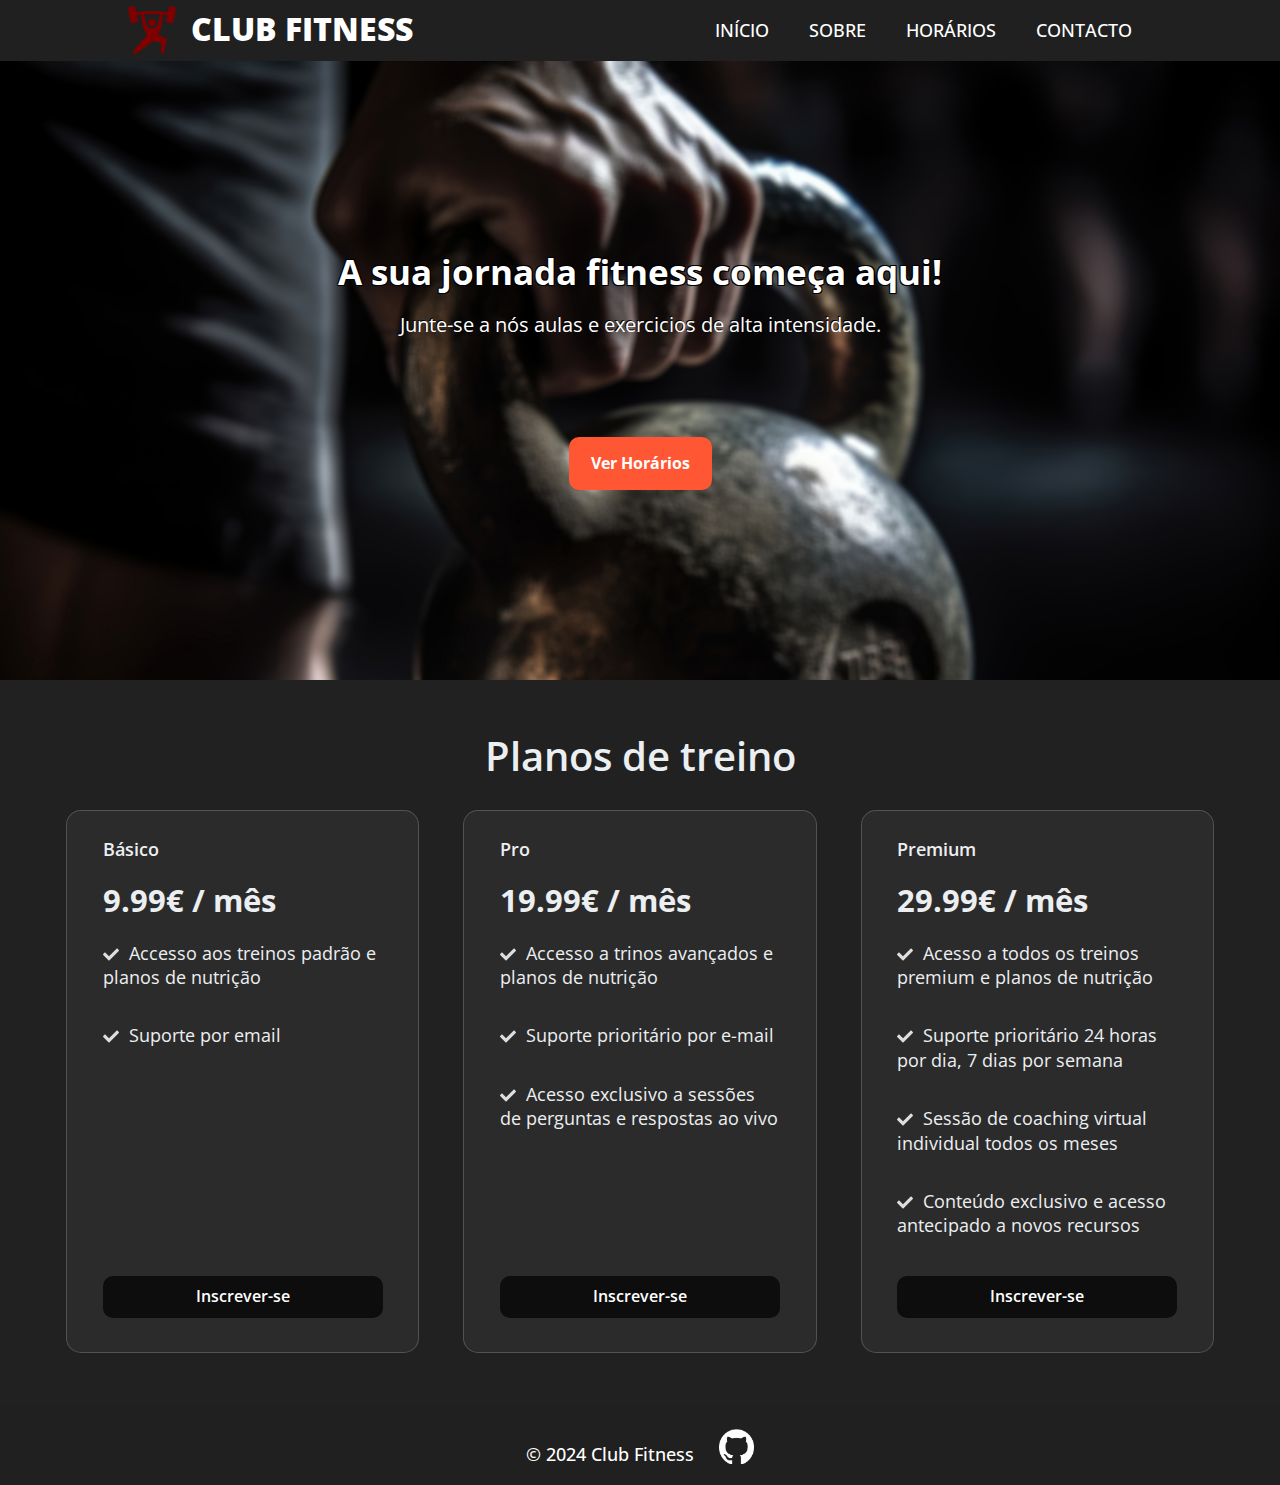
<file: index.html>
<!DOCTYPE html>
<html lang="pt">
<head>
    <meta charset="UTF-8">
    <meta name="viewport" content="width=device-width, initial-scale=1.0">
    <title>Home | Club Fitness</title>
    <link rel="icon" type="image" href="./images/icon3.jpg">
    <link rel="stylesheet" href="./css/styles.css">
</head>
<body>

<header class="header-area">
      <!-- site-navbar inicio -->
    <div class="navbar-area">
       <div class="container">
         <nav class="site-navbar">
           <!-- site logo -->
           <div id="cenas">
            <img src="./images/icon5.png" alt="logo">
               <a href="index.html" class="site-logo">Club Fitness</a>
             </div>
    
             <!-- site menu/nav -->
             <ul>
                <li><a href="index.html">Início</a></li>
                <li><a href="about.html">Sobre</a></li>
                <li><a href="horario.html">Horários</a></li>
                <li><a href="contact.html">Contacto</a></li>
              </ul>
    
             <!-- nav toggler para mobile -->
             <button class="nav-toggler">
               <span></span>
             </button>
         </nav>
     </div>
   </div>
   <!-- navbar-area fim -->

</header>

<section class="hero">
    <div class="container">
        <h2>A sua jornada fitness começa aqui! </h2>
        <p>Junte-se a nós aulas e exercicios de alta intensidade.</p>
        <a href="horario.html" class="btn">Ver Horários</a>
    </div>
</section>

 <main class="main flow">
    <h1 class="main__heading">Planos de treino</h1>
    <div class="main__cards cards">
      <div class="cards__inner">
        <div class="cards__card card">
          <h2 class="card__heading">Básico</h2>
          <p class="card__price">9.99€ / mês</p>
          <ul role="list" class="card__bullets flow">
            <li>Accesso aos treinos padrão e planos de nutrição</li>
            <br>
            <li>Suporte por email</li>
          </ul>
          <a href="#basic" class="card__cta cta">Inscrever-se</a>
        </div>
  
        <div class="cards__card card">
          <h2 class="card__heading">Pro</h2>
          <p class="card__price">19.99€ / mês</p>
          <ul role="list" class="card__bullets flow">
            <li>Accesso a trinos avançados e planos de nutrição</li>
            <br>
            <li>Suporte prioritário por e-mail</li>
           <br>
            <li>Acesso exclusivo a sessões de perguntas e respostas ao vivo</li>
          </ul>
          <a href="#pro" class="card__cta cta">Inscrever-se</a>
        </div>
  
        <div class="cards__card card">
          <h2 class="card__heading">Premium</h2>
          <p class="card__price">29.99€ / mês</p>
          <ul role="list" class="card__bullets flow">
            <li>Acesso a todos os treinos premium e planos de nutrição</li>
            <br>
            <li>Suporte prioritário 24 horas por dia, 7 dias por semana</li>
            <br>
            <li>Sessão de coaching virtual individual todos os meses</li>
            <br>
            <li>Conteúdo exclusivo e acesso antecipado a novos recursos</li>
          </ul>
          <a href="#ultimate" class="card__cta cta">Inscrever-se</a>
        </div>
      </div>
      
      <div class="overlay cards__inner"></div>
    </div>
  </main>
 </div>

 <footer>
  <div class="container">
      <p>&copy; 2024 Club Fitness 
          <a href="https://github.com/GabeCastro05/clubfitness.github.io/tree/main" class="footer-icon">
              <img src="./images/github-mark-white.png" alt="Icon" class="footer-icon">
          </a>
      </p>
  </div>
</footer>


<button onclick="topFunction()" id="TopBtn" title="Go to top">
  <img src="./images/up-arrow.png" id="setaBtn" alt="icone de seta">
</button> 

<script src="./scripts/navbar.js"></script>
<script src="./scripts/pricing.js"></script>
<script src="./scripts/topo.js"></script>

</body>
</html>
</file>
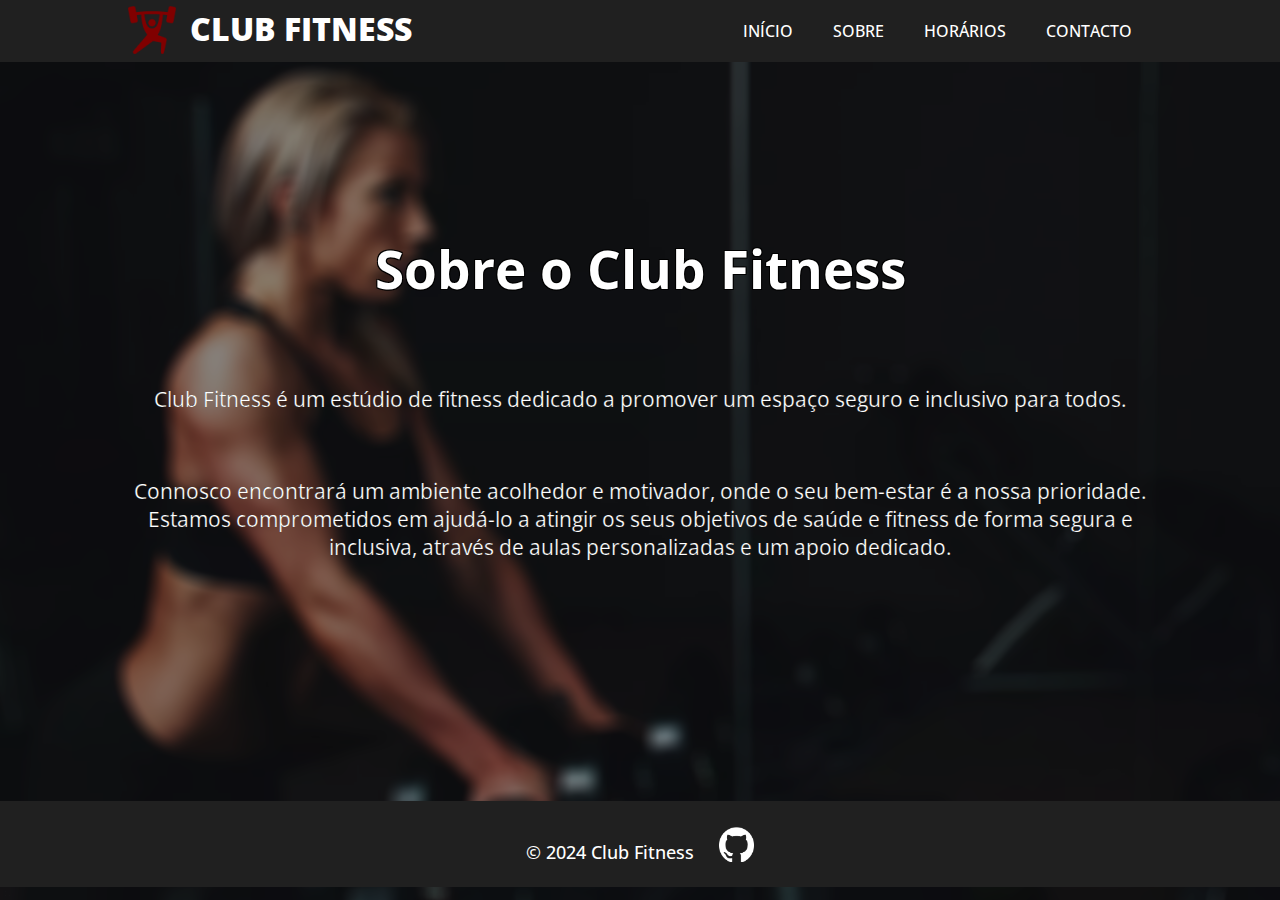
<file: about.html>
<!DOCTYPE html>
<html lang="pt">
<head>
    <meta charset="UTF-8">
    <meta name="viewport" content="width=device-width, initial-scale=1.0">
    <title>Sobre Nós | Club Fitness</title>
    <link rel="icon" type="image" href="./images/icon3.jpg">
    <link rel="stylesheet" href="./css/about_style.css">
</head>
<body>

<header class="header-area">
    <!-- site-navbar inicio -->
  <div class="navbar-area">
     <div class="container">
       <nav class="site-navbar">
         <!-- site logo -->
         <div id="cenas">
            <img src="./images/icon5.png" alt="logo">
            <a href="index.html" class="site-logo">Club Fitness</a>
         </div>
  
         <!-- site menu/nav -->
         <ul>
            <li><a href="index.html">Início</a></li>
            <li><a href="about.html">Sobre</a></li>
            <li><a href="horario.html">Horários</a></li>
            <li><a href="contact.html">Contacto</a></li>
         </ul>
  
         <!-- nav toggler para mobile -->
         <button class="nav-toggler">
             <span></span>
         </button>
       </nav>
     </div>
  </div>
  <!-- navbar-area fim -->
</header>

<section id="about" class="about">
    <div class="container">
        <h2>Sobre o Club Fitness</h2>
        <p>Club Fitness é um estúdio de fitness dedicado a promover um espaço seguro e inclusivo para todos.</p>
        <br>
        <p>Connosco encontrará um ambiente acolhedor e motivador, onde o seu bem-estar é a nossa prioridade. Estamos comprometidos
           em ajudá-lo a atingir os seus objetivos de saúde e fitness de forma segura e inclusiva, através de aulas personalizadas e um apoio dedicado.</p>
    </div>
</section>

<footer>
  <div class="container">
      <p>&copy; 2024 Club Fitness 
          <a href="https://github.com/GabeCastro05/clubfitness.github.io/tree/main" class="footer-icon">
              <img src="./images/github-mark-white.png" alt="Icon" class="footer-icon">
          </a>
      </p>
  </div>
</footer>

<script src="./scripts/navbar.js"></script>

</body>
</html>
</file>
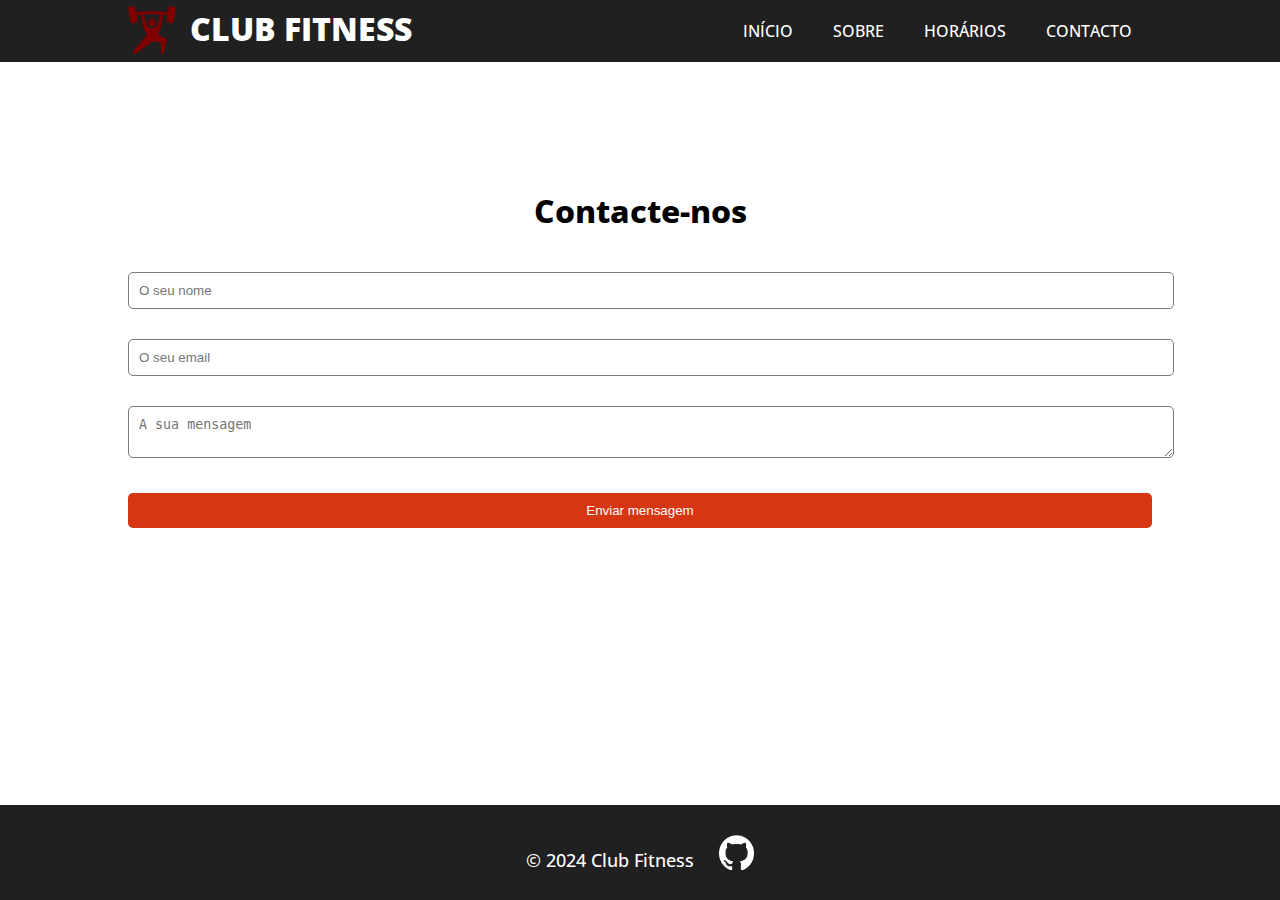
<file: contact.html>
<!DOCTYPE html>
<html lang="pt">
<head>
    <meta charset="UTF-8">
    <meta name="viewport" content="width=device-width, initial-scale=1.0">
    <title>Contacto | Club Fitness</title>
    <link rel="icon" type="image" href="./images/icon3.jpg">
    <link rel="stylesheet" href="./css/contact_style.css">
</head>
<body>

<header class="header-area">
    <!-- site-navbar start -->
  <div class="navbar-area">
     <div class="container">
       <nav class="site-navbar">
         <!-- site logo -->
         <div id="cenas">
            <img src="./images/icon5.png" alt="logo">
               <a href="index.html" class="site-logo">Club Fitness</a>
             </div>
  
           <!-- site menu/nav -->
           <ul>
            <li><a href="index.html">Início</a></li>
            <li><a href="about.html">Sobre</a></li>
            <li><a href="horario.html">Horários</a></li>
            <li><a href="contact.html">Contacto</a></li>
          </ul>
  
           <!-- nav toggler para mobile -->
           <button class="nav-toggler">
             <span></span>
           </button>
       </nav>
   </div>
 </div>
 <!-- navbar-area fim -->

</header>

<section id="contact" class="contact">
    <div class="container">
        <h2>Contacte-nos</Contacte-nos></h2>
        <form id="contact-form">
            <input required type="text" name="name" placeholder="O seu nome">
            <input required type="email" name="email" placeholder="O seu email">
            <textarea name="message" placeholder="A sua mensagem"></textarea>
            <button type="submit">Enviar mensagem</button>
        </form>
    </div>
</section>

<footer>
    <div class="container">
        <p>&copy; 2024 Club Fitness 
            <a href="https://github.com/GabeCastro05/clubfitness.github.io/tree/main" class="footer-icon">
                <img src="./images/github-mark-white.png" alt="Icon" class="footer-icon">
            </a>
        </p>
    </div>
</footer>

<script src="./scripts/navbar.js"></script>

</body>
</html>
</file>
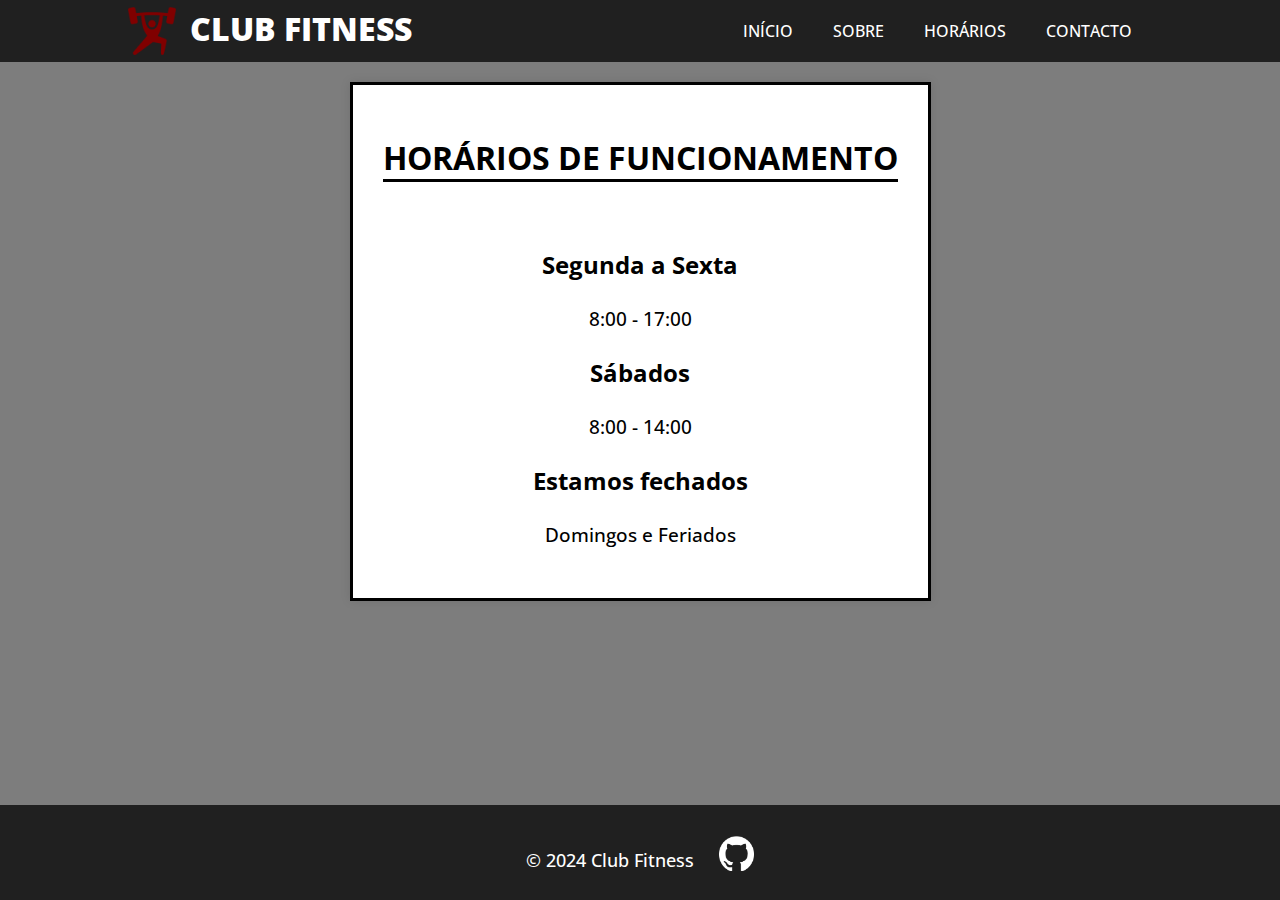
<file: horario.html>
<!DOCTYPE html>
<html lang="pt">
<head>
    <meta charset="UTF-8">
    <meta name="viewport" content="width=device-width, initial-scale=1.0">
    <title>Horário | Club Fitness</title>
    <link rel="icon" type="image" href="./images/icon3.jpg">
    <link rel="stylesheet" href="./css/horar_style.css">
</head>
<body>
    <header class="header-area">
        <!-- site-navbar inicio -->
        <div class="navbar-area">
            <div class="container">
                <nav class="site-navbar">
                    <!-- site logo -->
                    <div id="cenas">
                        <img src="./images/icon5.png" alt="logo">
                        <a href="index.html" class="site-logo">Club Fitness</a>
                    </div>
                    <!-- site menu/nav -->
                    <ul>
                        <li><a href="index.html">Início</a></li>
                        <li><a href="about.html">Sobre</a></li>
                        <li><a href="horario.html">Horários</a></li>
                        <li><a href="contact.html">Contacto</a></li>
                    </ul>
                    <!-- nav toggler para mobile -->
                    <button class="nav-toggler">
                        <span></span>
                    </button>
                </nav>
            </div>
        </div>
    </header>

    <main class="main-content">
        <section>
            <div id="aulas-horarios">
                <div id="horarios">
                <div class="aulas-dias">
                    <h1>HORÁRIOS DE FUNCIONAMENTO</h1>
                    <br>
                    <h3>Segunda a Sexta</h3>
                    <p>8:00 - 17:00</p>
                </div>
                <div class="aulas-dias">
                    <h3>Sábados</h3>
                    <p>8:00 - 14:00</p>
                </div>
                <div class="aulas-dias">
                    <h3>Estamos fechados</h3>
                    <p>Domingos e Feriados</p>
                </div>
            </div>
            </div>
        </section>
    </main>

    <footer>
        <div class="container">
            <p>&copy; 2024 Club Fitness 
                <a href="https://github.com/GabeCastro05/clubfitness.github.io/tree/main" class="footer-icon">
                    <img src="./images/github-mark-white.png" alt="Icon" class="footer-icon">
                </a>
            </p>
        </div>
      </footer>

    <script src="./scripts/navbar.js"></script>
</body>
</html>
</file>
<file: css/styles.css>
@font-face {
    font-family: lato-bold;
    src: url(../fonts/Lato-Bold.ttf);
}

@font-face {
    font-family: lato-regular;
    src: url(../fonts/Lato-Regular.ttf);
}

@font-face {
    font-family: OpenSans;
    src: url(../fonts/OpenSans-VariableFont_wdth\,wght.ttf);
}

/*-------------- CSS começa aqui ----------------------- */

body {
    font-family: OpenSans, lato-regular, arial;
    margin: 0;
    padding: 0;
}

.container {
    width: 80%;
    margin: 0 auto;
    max-width: 1200px;
}

img {
  top: 3px;
  position: relative;
  max-width: 50px;
  height: auto;
}


/* navbar regular css inicio */
.navbar-area {
    background: #202020;
    border-bottom: #202020;
    display: flex;
    align-items: center;
    justify-content: space-between;
  }
  .site-navbar {
    display: flex;
    justify-content: space-between;
    align-items: center;
  }
  a.site-logo {
    font-size: 2rem;
    font-weight: 800;
    text-transform: uppercase;
    color: #fff;
    text-decoration: none;
    margin-left: 10px;
    position: relative;
    top: -10px;
  }
  .site-navbar ul {
    margin: 0;
    padding: 0;
    list-style: none;
    display: flex;
    transition: 0.3s;
  }
  .site-navbar ul li a {
    color: #fff;
    padding: 20px;
    display: block;
    text-decoration: none;
    text-transform: uppercase;
    transition: 0.5s;
    font-weight: 500;
  }
  .site-navbar ul li a:hover {
    background: rgba(255,255,255,.1);
  }
  /* navbar regular css fim */
  

  
  /* nav-toggler css inicio */
  .nav-toggler {
    border: 3px solid #fff;
    padding: 5px;
    background-color: transparent;
    cursor: pointer;
    height: 39px;
    display: none;
  }
  .nav-toggler span, 
  .nav-toggler span:before, 
  .nav-toggler span:after {
    width: 28px;
    height: 3px;
    background-color: #fff;
    display: block;
    transition: .3s;
  }
  .nav-toggler span:before {
    content: '';
    transform: translateY(-9px);
  }
  .nav-toggler span:after {
    content: '';
    transform: translateY(6px);
  }
  .nav-toggler.toggler-open span {
    background-color: transparent;
  }
  .nav-toggler.toggler-open span:before {
    transform: translateY(0px) rotate(45deg);
  }
  .nav-toggler.toggler-open span:after {
    transform: translateY(-3px) rotate(-45deg);
  }
  /* nav-toggler css fim */
  
  
  /* intro-area css inicio */
  .intro-area {
    height: calc(100vh - 61px);
    display: flex;
    align-items: center;
    text-align: center;
    color: #fff;
  }
  .intro-area h2 {
    font-size: 50px;
    font-weight: 300;
    line-height: 50px;
    margin-bottom: 25px;
  }
  .intro-area p {
    font-size: 18px;
  }

.hero {
    background-image: url('../images/halter.jpg');
    background-size: cover;
    color: #fff;
    padding: 190px 0;
    text-align: center;
    
    
}

.hero h2 {
    font-size: 35px;
    margin-bottom: 20px;
    text-shadow: -1px -1px 0 #000, 1px -1px 0 #000, -1px 1px 0 #000, 1px 1px 0 #000;
}

.hero p {
    font-size: 20px;
    margin-bottom: 40px;
    text-shadow: -1px -1px 0 #000;
}

.btn {
    font-size: 16px;
    display: inline-block;
    background-color: #FF5733;
    color: #fff;
    font-weight: 700;
    padding: 15px 20px;
    border-radius: 10px;
    text-decoration: none;
    border: 2px solid #FF5733;
    transition: 0.5s;
    margin-top: 60px;
}

.btn:hover {
    color: #FF5733;
    background-color: #fff;
}


/*inicio cartões de preço */
  @import url("https://fonts.googleapis.com/css2?family=League+Spartan:wght@400;500;600;700;800;900&display=swap");
  *,
  *::after,
  *::before {
    box-sizing: border-box;
    margin: 0;
    padding: 0;
  }
  
  body {
    height: 100%;
    min-height: 100vh;
    display: grid;
    font-size: 1.1rem;
    line-height: 1.2;
    background-color: #212121;
    color: #ddd;
  }

main.flow{
  margin: auto;
}
  
  ul {
    list-style: none;
  }
  
  .main {
    max-width: 75rem;
    padding: 3em 1.5em;
  }
  
  .main__heading {
    font-weight: 600;
    font-size: 2.25em;
    margin-bottom: 0.75em;
    text-align: center;
    color: #eceff1;
  }
  
  .cards {
    position: relative;
  }
  
  .cards__inner {
    display: flex;
    flex-wrap: wrap;
    gap: 2.5em;
  }
  
  .card {
    --flow-space: 0.5em;
    --hsl: var(--hue), var(--saturation), var(--lightness);
    flex: 1 1 14rem;
    padding: 1.5em 2em;
    display: grid;
    grid-template-rows: auto auto auto 1fr;
    align-items: start;
    gap: 1.25em;
    color: #eceff1;
    background-color: #2b2b2b;
    border: 1px solid #eceff133;
    border-radius: 15px;
  }
  
  .card:nth-child(1) {
    --hue: 195;
    --saturation: 82.26%;
    --lightness: 51.37%;
  }
  
  .card:nth-child(2) {
    --hue: 147;
    --saturation: 95.9%;
    --lightness: 61.76%;
  }
  
  .card:nth-child(3) {
    --hue: 43;
    --saturation: 100%;
    --lightness: 48.04%;
  }
  
  .card__bullets {
    line-height: 1.4;
  }
  
  .card__bullets li::before {
    display: inline-block;
    content: url("data:image/svg+xml,%3Csvg xmlns='http://www.w3.org/2000/svg' viewBox='0 0 512 512' width='16' title='check' fill='%23dddddd'%3E%3Cpath d='M173.898 439.404l-166.4-166.4c-9.997-9.997-9.997-26.206 0-36.204l36.203-36.204c9.997-9.998 26.207-9.998 36.204 0L192 312.69 432.095 72.596c9.997-9.997 26.207-9.997 36.204 0l36.203 36.204c9.997 9.997 9.997 26.206 0 36.204l-294.4 294.401c-9.998 9.997-26.207 9.997-36.204-.001z' /%3E%3C/svg%3E");
    transform: translatey(0.25ch);
    margin-right: 1ch;
  }
  
  .card__heading {
    font-size: 1.05em;
    font-weight: 600;
  }
  
  .card__price {
    font-size: 1.75em;
    font-weight: 700;
  }
  
  .flow > * + * {
    margin-top: var(--flow-space, 1.25em);
  }
  
  .cta {
    display: block;
    align-self: end;
    margin: 1em 0 0.5em 0;
    text-align: center;
    text-decoration: none;
    color: #fff;
    background-color: #0d0d0d;
    padding: 0.7em;
    border-radius: 10px;
    font-size: 1rem;
    font-weight: 600;
  }
  
  .overlay {
    position: absolute;
    inset: 0;
    pointer-events: none;
    user-select: none;
    opacity: var(--opacity, 0);
    -webkit-mask: radial-gradient(
      25rem 25rem at var(--x) var(--y),
      #000 1%,
      transparent 50%
    );
    mask: radial-gradient(
      25rem 25rem at var(--x) var(--y),
      #000 1%,
      transparent 50%
    );
    transition: 100ms mask ease;
    will-change: mask;
  }
  
  .overlay .card {
    background-color: hsla(var(--hsl), 0.15);
    border-color: hsla(var(--hsl), 1);
    box-shadow: 0 0 0 1px inset hsl(var(--hsl));
  }
  
  .overlay .cta {
    display: block;
    grid-row: -1;
    width: 100%;
    background-color: hsl(var(--hsl));
    box-shadow: 0 0 0 1px hsl(var(--hsl));
  }
  
  :not(.overlay) > .card {
    transition: 400ms background ease;
    will-change: background;
  }
  
  :not(.overlay) > .card:hover {
    --lightness: 95%;
    background: hsla(var(--hsl), 0.1);
  }

  /*fim dos cartões de preço*/



footer {
    background-color: #202020;
    color: #fff;
    text-align: center;
    padding: 20px 0;
}

footer p{
  font-size: 1.1rem;
  font-weight: 500;
}

.footer-icon{
  position: relative;
  height: 35px;
  width: 35px;
  margin-left: 10px;
}

.footer-icon:hover{
  opacity: 70%;
}

/*botão para o topo*/
#TopBtn {
  display: none;
  position: fixed;
  bottom: 20px; 
  right: 20px; 
  z-index: 50;
  border: none; 
  outline: none; 
  background-color: #FF5733;
  cursor: pointer;
  border-radius: 100px;
  transition: 0.2s ease;
  align-items: center;
  align-content: center;
  border: 1.9px solid #FF5733;
}

#TopBtn:hover {
  background-color:#fff;
  color: #FF5733;
}

 /* mobile resize inicio */
 @media screen and (max-width: 767px) {
  .container {
    max-width: 720px;
  }

  main.flow{
    margin: auto;
  }

  
img {
  top: 5px;
  width: 45px;
  position: relative;
  left: -15px;
}

a.site-logo{
  position: relative;
  font-size: 22px;
  margin-left: 44px;
  font-size: 1.2rem;
  left: -55px;
  bottom: 6px;
}

  /* navbar css para mobile inicio */
  .nav-toggler{
    display: block;
  }
  .site-navbar {
    min-height: 60px;
  }
  .site-navbar ul {
    position: absolute;
    width: 100%;
    height: calc(100vh - 60px);
    left: 0;
    top: 60px;
    flex-direction: column;
    align-items: center;
    border-top: 1px solid #202020;
    background-color: rgba(0,0,0,0.85);
    max-height: 0;
    overflow: hidden;
    transition: .3s;
  }
  .site-navbar ul li {
    width: 100%;
    text-align: center;
  }
  .site-navbar ul li a {
    padding: 25px;
  }
  .site-navbar ul li a:hover {
    background-color: rgba(255,255,255,.1);
  }
  .site-navbar ul.open {
    max-height: 100vh;
    overflow: visible;
    font-weight: 700;
  }
  .intro-area h2 {
    font-size: 36px;
    margin-bottom: 15px;
  }  

  .footer-icon{
    position: relative;
    height: 35px;
    width: 35px;
    margin-left: 10px;
  }

  #TopBtn {
    display: none;
    position: fixed;
    bottom: 20px; 
    right: 20px; 
    z-index: 50;
    border: none; 
    outline: none; 
    background-color: #FF5733;
    cursor: pointer;
    border-radius: 100px;
    transition: 0.2s ease;
    align-items: center;
    align-content: center;
  }

 #setaBtn{
  left: 0;
  top: auto;
 }
  
  /* navbar css para mobile fim */

}
</file>
<file: css/about_style.css>
@font-face {
  font-family: lato-bold;
  src: url(../fonts/Lato-Bold.ttf);
}

@font-face {
  font-family: lato-regular;
  src: url(../fonts/Lato-Regular.ttf);
}

@font-face {
  font-family: OpenSans;
  src: url(../fonts/OpenSans-VariableFont_wdth,wght.ttf);
}


/*-------------- CSS começa aqui ----------------------- */


body {
  font-family: OpenSans, lato-regular, arial;
  margin: 0;
  padding: 0;
  display: flex;
  flex-direction: column;
  min-height: 100vh;
  background-image: url('../images/banner2.png');
  background-repeat: no-repeat;
}



.container {
  width: 80%;
  margin: 0 auto;
  max-width: 1200px;
  text-align: center;
}

img {
top: 3px;
position: relative;
max-width: 50px;
height: auto;
}

/* navbar regular css inicio */
.navbar-area {
  background: #202020;
  border-bottom: #202020;
}
.site-navbar {
  display: flex;
  justify-content: space-between;
  align-items: center;
}
a.site-logo {
  font-size: 2rem;
  font-weight: 800;
  text-transform: uppercase;
  color: #fff;
  text-decoration: none;
  margin-left: 10px;
  position: relative;
  top: -10px;
}
.site-navbar ul {
  margin: 0;
  padding: 0;
  list-style: none;
  display: flex;
  transition: .3s;
}
.site-navbar ul li a {
  color: #fff;
  padding: 20px;
  display: block;
  text-decoration: none;
  text-transform: uppercase;
  transition: 0.5s;
  font-weight: 500;
}
.site-navbar ul li a:hover {
  background: rgba(255,255,255,.1);
}
/* navbar regular css fim */


/* nav-toggler css inicio */
.nav-toggler {
  border: 3px solid #fff;
  padding: 5px;
  background-color: transparent;
  cursor: pointer;
  height: 39px;
  display: none;
}
.nav-toggler span, 
.nav-toggler span:before, 
.nav-toggler span:after {
  width: 28px;
  height: 3px;
  background-color: #fff;
  display: block;
  transition: .3s;
}
.nav-toggler span:before {
  content: '';
  transform: translateY(-9px);
}
.nav-toggler span:after {
  content: '';
  transform: translateY(6px);
}
.nav-toggler.toggler-open span {
  background-color: transparent;
}
.nav-toggler.toggler-open span:before {
  transform: translateY(0px) rotate(45deg);
}
.nav-toggler.toggler-open span:after {
  transform: translateY(-3px) rotate(-45deg);
}
/* nav-toggler css fim */


/* intro-area css inicio */
.intro-area {
  height: calc(100vh - 61px);
  display: flex;
  align-items: center;
  text-align: center;
  color: #fff;
}
.intro-area h2 {
  font-size: 50px;
  font-weight: 300;
  line-height: 50px;
  margin-bottom: 25px;
}
.intro-area p {
  font-size: 18px;
}
/* intro-area css fim */


.about {
width: 100%;
padding: 220px 0;
text-align: center;
color: #fff;
background-size: cover;
}

.about h2 {
  margin-bottom: 80px;
  font-size: 53px;
  margin-top: -50px;
  text-shadow: -1px -1px 0 #000, 1px -1px 0 #000, -1px 1px 0 #000, 1px 1px 0 #000;
}

.about p{
  font-size: 1.3rem;
  -webkit-text-stroke: 0.2px #000;
}


footer {
  background-color: #202020;
  color: #fff;
  text-align: center;
  padding: 5px 0;
  bottom: 0;
  width: 100%;
}

footer p{
font-size: 1.1rem;
font-weight: 500;
}

.footer-icon{
position: relative;
height: 35px;
width: 35px;
margin-left: 10px;
}

.footer-icon:hover{
  opacity: 70%;
}


 /*............................................ mobile resize inicio ...............................................*/

@media screen and (max-width: 767px) {
.container {
  max-width: 720px;
}


.about {
  width: 100%;
  padding: 60px 0;
  text-align: center;
  color: #fff;
  background-size: cover;
}

img {
  top: 5px;
  width: 45px;
  position: relative;
  left: -15px;
}

a.site-logo{
  position: relative;
  font-size: 22px;
  margin-left: 44px;
  font-size: 1.2rem;
  left: -55px;
  bottom: 6px;
}

/* navbar css for mobile inicio */
.nav-toggler{
  display: block;
}
.site-navbar {
  min-height: 60px;
}
.site-navbar ul {
  position: absolute;
  width: 100%;
  height: calc(100vh - 60px);
  left: 0;
  top: 60px;
  flex-direction: column;
  align-items: center;
  border-top: 1px solid #202020;
  background-color: rgba(0,0,0,.85);
  max-height: 0;
  overflow: hidden;
  transition: .3s;
}
.site-navbar ul li {
  width: 100%;
  text-align: center;
}
.site-navbar ul li a {
  padding: 25px;
}
.site-navbar ul li a:hover {
  background-color: rgba(255,255,255,.1);
}
.site-navbar ul.open {
  max-height: 100vh;
  overflow: visible;
  font-weight: 700;
}
.intro-area h2 {
  font-size: 36px;
  margin-bottom: 15px;
}

footer p{
  font-weight: 600;
}

footer{
  bottom: 0;
}

.footer-icon{
  position: relative;
  height: 35px;
  width: 35px;
  margin-left: 10px;
}
/* navbar css para mobile fim */
}
/* breakpoint para mobile fim */
</file>
<file: css/contact_style.css>
@font-face {
    font-family: lato-bold;
    src: url(../fonts/Lato-Bold.ttf);
}

@font-face {
    font-family: lato-regular;
    src: url(../fonts/Lato-Regular.ttf);
}

@font-face {
    font-family: OpenSans;
    src: url(../fonts/OpenSans-VariableFont_wdth\,wght.ttf);
}


/*-------------- CSS começa aqui ----------------------- */


body {
    font-family: OpenSans, lato-regular, arial;
    margin: 0;
    padding: 0;
}

.container {
    width: 80%;
    margin: 0 auto;
    max-width: 1200px;
}

img {
  top: 3px;
  position: relative;
  max-width: 50px;
  height: auto;
}

/* navbar regular css inicio */
.navbar-area {
    background: #202020;
    border-bottom: #202020;
  }
  .site-navbar {
    display: flex;
    justify-content: space-between;
    align-items: center;
  }
  a.site-logo {
    font-size: 2rem;
    font-weight: 800;
    text-transform: uppercase;
    color: #fff;
    text-decoration: none;
    margin-left: 10px;
    position: relative;
    top: -10px;
  }
  .site-navbar ul {
    margin: 0;
    padding: 0;
    list-style: none;
    display: flex;
    transition: .3s;
  }
  .site-navbar ul li a {
    color: #fff;
    padding: 20px;
    display: block;
    text-decoration: none;
    text-transform: uppercase;
    transition: 0.5s;
    font-weight: 500;
  }
  .site-navbar ul li a:hover {
    background: rgba(255,255,255,.1);
  }
  /* navbar regular css fim */
  
  
  /* nav-toggler css inicio */
  .nav-toggler {
    border: 3px solid #fff;
    padding: 5px;
    background-color: transparent;
    cursor: pointer;
    height: 39px;
    display: none;
  }
  .nav-toggler span, 
  .nav-toggler span:before, 
  .nav-toggler span:after {
    width: 28px;
    height: 3px;
    background-color: #fff;
    display: block;
    transition: .3s;
  }
  .nav-toggler span:before {
    content: '';
    transform: translateY(-9px);
  }
  .nav-toggler span:after {
    content: '';
    transform: translateY(6px);
  }
  .nav-toggler.toggler-open span {
    background-color: transparent;
  }
  .nav-toggler.toggler-open span:before {
    transform: translateY(0px) rotate(45deg);
  }
  .nav-toggler.toggler-open span:after {
    transform: translateY(-3px) rotate(-45deg);
  }
  /* nav-toggler css fim */
  
  
  /* intro-area css inicio */
  .intro-area {
    height: calc(100vh - 61px);
    display: flex;
    align-items: center;
    text-align: center;
    color: #fff;
  }
  .intro-area h2 {
    font-size: 50px;
    font-weight: 300;
    line-height: 50px;
    margin-bottom: 25px;
  }
  .intro-area p {
    font-size: 18px;
  }

.contact {
    padding: 100px 0;
    text-align: center;
    background-color: #ffffff;
}

.contact h2 {
    margin-bottom: 40px;
    font-weight: 750;
    font-size: 2em;
}

.contact input, .contact textarea, .contact button {
    width: 100%;
    margin-bottom: 30px;
    padding: 10px;
    border-radius: 5px;
    border: 1px solid #797979;
}

.contact button {
    background-color: #d63612;
    color: #fff;
    border: none;
    cursor: pointer;
    transition: 0.5s;
}

.contact button:hover{
  background-color: #FF5733;
}


footer {
  background-color: #202020;
  color: #fff;
  text-align: center;
  padding: 10px 0;
  position: fixed;
  bottom: 0;
  width: 100%;
}

footer p{
font-size: 1.1rem;
font-weight: 500;
}

.footer-icon{
position: relative;
height: 35px;
width: 35px;
margin-left: 10px;
}

/* breakpoint para mobile inicio */
  @media screen and (max-width: 767px) {
    .container {
      max-width: 720px;
    }

    
    img {
      top: 5px;
      width: 45px;
      position: relative;
      left: -15px;
    }
    
    a.site-logo{
      position: relative;
      font-size: 22px;
      margin-left: 44px;
      font-size: 1.2rem;
      left: -55px;
      bottom: 6px;
    }

    /* navbar css para mobile inicio */
    .nav-toggler{
      display: block;
    }
    .site-navbar {
      min-height: 60px;
    }
    .site-navbar ul {
      position: absolute;
      width: 100%;
      height: calc(100vh - 60px);
      left: 0;
      top: 60px;
      flex-direction: column;
      align-items: center;
      border-top: 1px solid #444;
      background-color: rgba(0,0,0,.85);
      max-height: 0;
      overflow: hidden;
      transition: .3s;
    }
    .site-navbar ul li {
      width: 100%;
      text-align: center;
      transition: .3s;
    }
    .site-navbar ul li a {
      padding: 25px;
      transition: .3s;
    }

    .site-navbar a{
      transition: .3s;
    }
    .site-navbar ul li a:hover {
      background-color: rgba(255,255,255,.1);
    }
    .site-navbar ul.open {
      max-height: 100vh;
      overflow: visible;
    }
    .intro-area h2 {
      font-size: 36px;
      margin-bottom: 15px;
    }  

    .footer-icon{
      position: relative;
      height: 35px;
      width: 35px;
      margin-left: 10px;
    }
    /* navbar css para mobile fim */
  }
  /*breakpoint para mobile fim */
</file>
<file: css/horar_style.css>
@font-face {
  font-family: lato-bold;
  src: url(../fonts/Lato-Bold.ttf);
}

@font-face {
  font-family: lato-regular;
  src: url(../fonts/Lato-Regular.ttf);
}

@font-face {
  font-family: OpenSans;
  src: url(../fonts/OpenSans-VariableFont_wdth\,wght.ttf);
}

/*-------------- CSS começa aqui ----------------------- */


body {
  font-family: OpenSans, lato-regular, arial;
  margin: 0;
  padding: 0;
  display: flex;
  flex-direction: column;
  min-height: 100vh;
  background-color: #7d7d7d;
}

h3 {
  font-size: 1.5em;
}

p {
  font-size: 1.2em;
  font-weight: 500;
}

.container {
  width: 80%;
  margin: 0 auto;
  max-width: 1200px;
}

img {
  top: 4px;
  position: relative;
  max-width: 50px;
  height: auto;
}

/* navbar regular css inicio */
.navbar-area {
  background: #202020;
  border-bottom: #202020;
}
.site-navbar {
  display: flex;
  justify-content: space-between;
  align-items: center;
}
a.site-logo {
  font-size: 2rem;
  font-weight: 800;
  text-transform: uppercase;
  color: #fff;
  text-decoration: none;
  margin-left: 10px;
  position: relative;
  top: -10px;
}
.site-navbar ul {
  margin: 0;
  padding: 0;
  list-style: none;
  display: flex;
}
.site-navbar ul li a {
  color: #fff;
  padding: 20px;
  display: block;
  text-decoration: none;
  text-transform: uppercase;
  transition: 0.5s;
  font-weight: 500;
}
.site-navbar ul li a:hover {
  background: rgba(255,255,255,.1);
}
/* navbar regular css fim */

/* nav-toggler css inicio */
.nav-toggler {
  border: 3px solid #fff;
  padding: 5px;
  background-color: transparent;
  cursor: pointer;
  height: 39px;
  display: none;
}
.nav-toggler span, 
.nav-toggler span:before, 
.nav-toggler span:after {
  width: 28px;
  height: 3px;
  background-color: #fff;
  display: block;
  transition: .3s;
}
.nav-toggler span:before {
  content: '';
  transform: translateY(-9px);
}
.nav-toggler span:after {
  content: '';
  transform: translateY(6px);
}
.nav-toggler.toggler-open span {
  background-color: transparent;
}
.nav-toggler.toggler-open span:before {
  transform: translateY(0px) rotate(45deg);
}
.nav-toggler.toggler-open span:after {
  transform: translateY(-3px) rotate(-45deg);
}
/* nav-toggler css fim */

/* intro-area css inicio */
.intro-area {
  height: calc(100vh - 61px);
  display: flex;
  align-items: center;
  text-align: center;
  color: #fff;
}
.intro-area h2 {
  font-size: 50px;
  font-weight: 300;
  line-height: 50px;
  margin-bottom: 25px;
}
.intro-area p {
  font-size: 18px;
}


main {
  margin-top: 20px;
  display: flex;
  justify-content: center;
  align-items: center;
  text-align: center;
}

#aulas-horarios {
  border: 3px solid #000;  
  padding: 30px;         
  box-shadow: 0 0 10px rgba(0, 0, 0, 0.1); 
  background-color: #fff;  
  max-width: 600px;       
  margin: auto;            
}

/* Adiciona uma linha debaixo do h1 */
#aulas-horarios h1 {
  border-bottom: 3px solid #000; 
  padding-bottom: 20 px;          
  margin-bottom: 20px;           
}

footer {
  background-color: #202020;
  color: #fff;
  text-align: center;
  padding: 10px 0;
  position: fixed;
  bottom: 0;
  width: 100%;
}

footer p{
font-size: 1.1rem;
font-weight: 500;
}

.footer-icon{
position: relative;
height: 35px;
width: 35px;
margin-left: 10px;
}

/* mobile breakpoint inicio */
@media screen and (max-width: 767px) {
  .container {
      max-width: 720px;
  }

  img {
    top: 5px;
    width: 45px;
    position: relative;
    left: -15px;
  }
  
  a.site-logo{
    position: relative;
    font-size: 22px;
    margin-left: 44px;
    font-size: 1.2rem;
    left: -55px;
    bottom: 6px;
  }

  /* css da navbar para mobile */
  .nav-toggler {
      display: block;
  }
  .site-navbar {
      min-height: 60px;
  }
  .site-navbar ul {
      position: absolute;
      width: 100%;
      height: calc(100vh - 60px);
      left: 0;
      top: 60px;
      flex-direction: column;
      align-items: center;
      border-top: 1px solid #444;
      background-color: rgba(0,0,0,.85);
      max-height: 0;
      overflow: hidden;
      transition: .3s;
  }
  .site-navbar ul li {
      width: 100%;
      text-align: center;
  }
  .site-navbar ul li a {
      padding: 25px;
  }
  .site-navbar ul li a:hover {
      background-color: rgba(255,255,255,.1);
  }
  .site-navbar ul.open {
      max-height: 100vh;
      overflow: visible;
  }
  .intro-area h2 {
      font-size: 36px;
      margin-bottom: 15px;
  }  

  footer p {
      font-weight: 600;
      font-size: 1rem;
  }

  .footer-icon{
    position: relative;
    height: 35px;
    width: 35px;
    margin-left: 10px;
  }
  /* navbar css para mobile fim */
}
/* mobile breakpoint fim */
</file>
